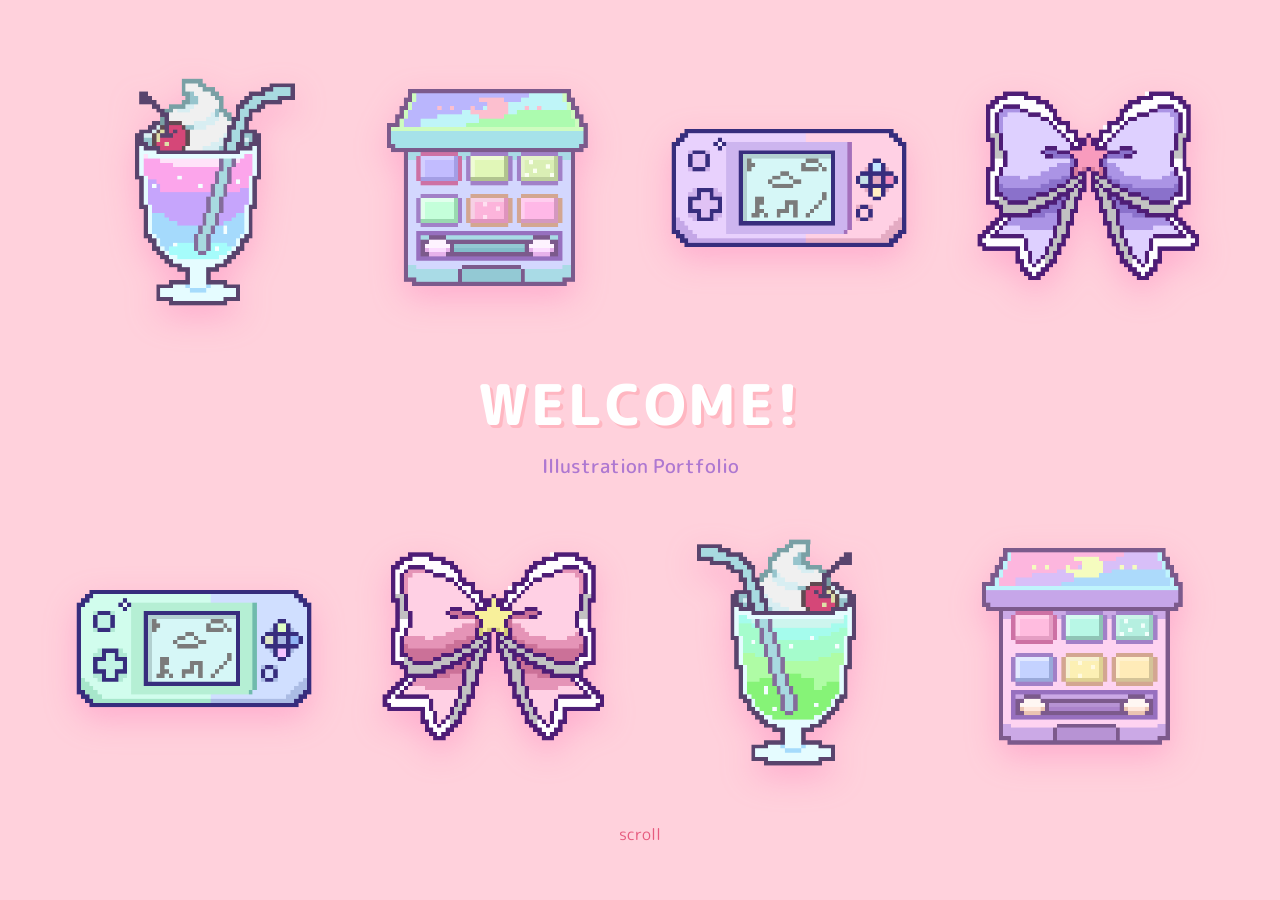
<file: index.html>
<!DOCTYPE html>
<html lang="ja">
<head>
    <meta charset="UTF-8">
    <meta name="viewport" content="width=device-width, initial-scale=1.0">
    <title>kuten Portfolio</title>
    <link rel="preconnect" href="https://fonts.googleapis.com">
    <link rel="preconnect" href="https://fonts.gstatic.com" crossorigin>
    <link href="https://fonts.googleapis.com/css2?family=M+PLUS+Rounded+1c:wght@500;800&display=swap" rel="stylesheet">
    <link rel="stylesheet" href="css/style.css">
    <link rel="icon" href="logo/favicon.png" type="image/png">
</head>
<body class="loading-active home-page">

    <div id="loading-screen">
        <div class="cube-loader-preview">
            <div class="cube">
                <div class="cube-face front"></div>
                <div class="cube-face back"></div>
                <div class="cube-face right"></div>
                <div class="cube-face left"></div>
                <div class="cube-face top"></div>
                <div class="cube-face bottom"></div>
            </div>
        </div>
    </div>

    <div id="welcome-cover">
        <div class="fv-images fv-top-images">
            <div class="fv-img-item item-1"><img src="sozai/creamsoda1.png" alt="イラスト1"></div>
            <div class="fv-img-item item-2"><img src="sozai/eyeshadow1.png" alt="イラスト2"></div>
            <div class="fv-img-item item-3"><img src="sozai/game1.png" alt="イラスト3"></div>
            <div class="fv-img-item item-4"><img src="sozai/ribbon2.png" alt="イラスト4"></div>
        </div>

        <div class="cover-content">
            <h1 class="site-title" id="animate-title">WELCOME!</h1>
            <p class="site-subtitle" id="animate-subtitle">Illustration Portfolio</p>
        </div>

        <div class="fv-images fv-bottom-images">
            <div class="fv-img-item item-5"><img src="sozai/game2.png" alt="イラスト5"></div>
            <div class="fv-img-item item-6"><img src="sozai/ribbon1.png" alt="イラスト6"></div>
            <div class="fv-img-item item-7"><img src="sozai/creamsoda2.png" alt="イラスト7"></div>
            <div class="fv-img-item item-8"><img src="sozai/eyeshadow2.png" alt="イラスト8"></div>
        </div>
        <div class="scroll-hint">
            <div class="arrow" style="color: #e65b7e;">scroll</div>
        </div>
    </div>

    <div id="main-content">
            
        <header id="site-header">
            <div class="header-inner">
                <div class="sidebar-logo">
                    <span>Kuten</span>
                    <span>Portfolio</span>
                </div>
                
                <nav>
                    <ul>
                        <li><a href="#" class="active">HOME</a></li>
                        <li><a href="profile.html">PROFILE</a></li>
                        <li><a href="illust.html">ILLUST</a></li>
                        <li><a href="contact.html">CONTACT</a></li>
                    </ul>
                </nav>
            </div>
        </header>

<main class="portfolio-grid">
    <div class="home-image-wrapper" style="grid-column: 1 / -1; width: 100%; display: flex; flex-wrap: wrap; justify-content: center; gap: 20px; margin: 0 auto 0 auto; padding: 0 10px;">
        
        <div class="home-char-item" style="flex: 1; max-width: 200px; min-width: 120px;">
            <img src="illust/linestamp16.png" alt="キャラクター1" style="width: 100%; height: auto;">
        </div>
    </div>            
    <div class="welcome-message" style="grid-column: 1 / -1; padding: 40px; background: #fff; border-radius: 24px;">
                <h2 style="color: #e65b7e; margin-bottom: 20px; font-weight: 800; border-bottom: 3px dashed #fcdad7; padding-bottom: 12px; display: inline-block;">
                    WELCOME
                </h2><br>
                <p class="welcome-thanks typewriter-effect" style="font-size: 1.15rem; color: #e65b7e; font-weight: 800; margin-bottom: 20px; display: inline-flex; flex-wrap: wrap; justify-content: center; gap: 0;">
                    <span class="type-char" style="--delay: 1">✦</span>
                    <span class="type-char" style="--delay: 2">当</span>
                    <span class="type-char" style="--delay: 3">サ</span>
                    <span class="type-char" style="--delay: 4">イ</span>
                    <span class="type-char" style="--delay: 5">ト</span>
                    <span class="type-char" style="--delay: 6">を</span>
                    <span class="type-char" style="--delay: 7">閲</span>
                    <span class="type-char" style="--delay: 8">覧</span>
                    <span class="type-char" style="--delay: 9">い</span>
                    <span class="type-char" style="--delay: 10">た</span>
                    <span class="type-char" style="--delay: 11">だ</span>
                    <span class="type-char" style="--delay: 12">き</span>
                    <span class="type-char" style="--delay: 13">あ</span>
                    <span class="type-char" style="--delay: 14">り</span>
                    <span class="type-char" style="--delay: 15">が</span>
                    <span class="type-char" style="--delay: 16">と</span>
                    <span class="type-char" style="--delay: 17">う</span>
                    <span class="type-char" style="--delay: 18">ご</span>
                    <span class="type-char" style="--delay: 19">ざ</span>
                    <span class="type-char" style="--delay: 20">い</span>
                    <span class="type-char" style="--delay: 21">ま</span>
                    <span class="type-char" style="--delay: 22">す</span>
                    <span class="type-char" style="--delay: 23">✦</span>
                </p>                                
                <p style="line-height: 1.8;">
                    ポップでカワイイ。クリエイターを目指して<br>
                    はじめまして。<br>
                    宮崎県都城市在住のクリエイター、松尾春花です。<br>
                    HTML/CSS/Javascriptを使用して、初めてWEBポートフォリオを制作してみました。<br>
                    デザイナーを目指して日々奮闘中です。 イラストやデザインの制作をしています。
                </p>
            </div>
        </main>
        
        <footer id="site-footer">
            <div class="footer-sns">
                <a href="https://www.instagram.com/kutenillust/" class="sns-link instagram" target="_blank" rel="noopener noreferrer">
                    <img src="logo/Instagram_Glyph_Gradient.png" alt="Instagram">
                </a>
                <a href="https://bsky.app/profile/kutenillust.bsky.social" class="sns-link bluesky" target="_blank" rel="noopener noreferrer">
                    <img src="logo/bluesky_media_kit_logo_transparent_2.png" alt="Bluesky">
                </a>
                <a href="https://illusttown.base.shop/" class="sns-link base-shop" target="_blank" rel="noopener noreferrer">
                    <img src="logo/base_logo_vertical_black.png" alt="BASE">
                </a>
            </div>
            <p class="copyright">&copy; Kuten</p>
        </footer>
        <button id="page-top-btn" class="page-top-btn">▲</button>
    </div>

    <script src="js/script.js"></script>    
</body>
</html>
</file>
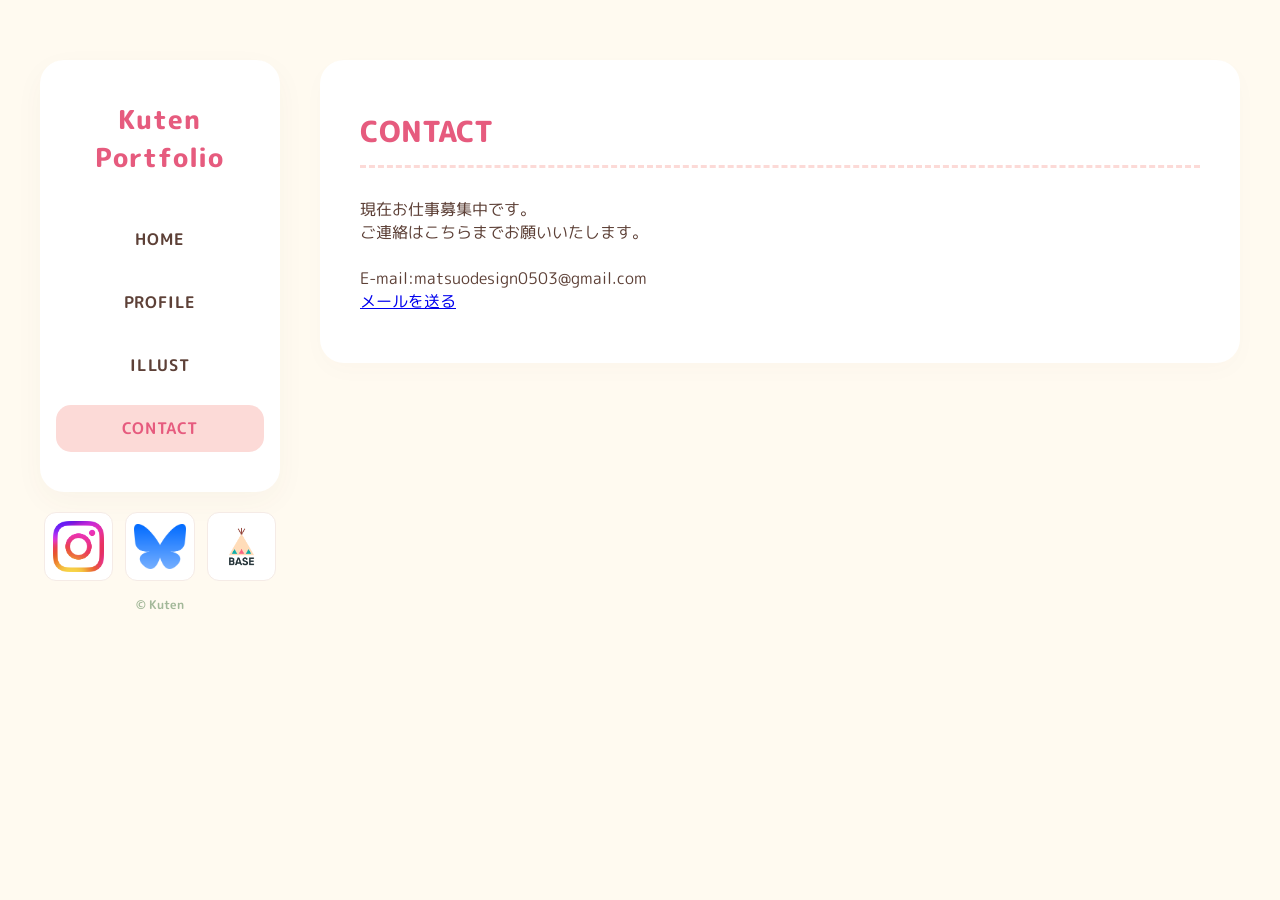
<file: contact.html>
<!DOCTYPE html>
<html lang="ja">
<head>
    <meta charset="UTF-8">
    <meta name="viewport" content="width=device-width, initial-scale=1.0">
    <title>contact - Kuten Portfolio</title>
    <link rel="preconnect" href="https://fonts.googleapis.com">
    <link rel="preconnect" href="https://fonts.gstatic.com" crossorigin>
    <link href="https://fonts.googleapis.com/css2?family=M+PLUS+Rounded+1c:wght@500;800&display=swap" rel="stylesheet">
    <link rel="stylesheet" href="css/style.css">
    <link rel="icon" href="logo/favicon.png" type="image/png">
</head>
<body>
    <div id="main-content" class="contact-page">
        <header id="site-header">
            <div class="header-inner">
                <div class="sidebar-logo">
                    <span>Kuten</span>
                    <span>Portfolio</span>
                </div>
                <nav>
                    <ul>
                        <li><a href="index.html">HOME</a></li>
                        <li><a href="profile.html">PROFILE</a></li>
                        <li><a href="illust.html">ILLUST</a></li>
                        <li><a href="contact.html" class="active">CONTACT</a></li>
                    </ul>
                </nav>
            </div>
        </header>
        
        <main class="portfolio-grid contact-grid">
            <div class="contact-container">
                <h2>CONTACT</h2>
                <!--
                <form class="contact-form" action="#" method="POST">
                    <div class="form-group">
                        <label for="name">お名前<span class="required">必須</span></label>
                        <input type="text" id="name" name="name" placeholder="山田 太郎" required>
                    </div>
                    <div class="form-group">
                        <label for="email">メールアドレス<span class="required">必須</span></label>
                        <input type="email" id="email" name="email" placeholder="example@kuten.com" required>
                    </div>
                    <div class="form-group">
                        <label>お問い合わせ内容のタイプ<span class="required">必須</span></label>
                        <div class="checkbox-group">
                            <label class="checkbox-label">
                                <input type="checkbox" name="type" value="制作依頼">
                                <span class="custom-checkbox"></span> 制作依頼
                            </label>
                            <label class="checkbox-label">
                                <input type="checkbox" name="type" value="その他">
                                <span class="custom-checkbox"></span> その他
                            </label>
                        </div>
                    </div>
                    <div class="form-group">
                        <label for="message">お問い合わせ内容<span class="required">必須</span></label>
                        <textarea id="message" name="message" rows="6" placeholder="ご相談内容をこちらにご記入ください。" required></textarea>
                    </div>
                    <div class="form-submit">
                        <button type="submit" class=\"submit-btn\">メッセージを送る</button>
                    </div>
                </form>
                -->
                <p>現在お仕事募集中です。<br>
                    ご連絡はこちらまでお願いいたします。<br><br>
                    E-mail:matsuodesign0503@gmail.com<br>
                    <a href="mailto:matsuodesign0503@gmail.com">
                        メールを送る
                    </a>

                </p>
            </div>
        </main>
    
        <footer id="site-footer">
            <div class="footer-sns">
                <a href="https://www.instagram.com/kutenillust/" class="sns-link instagram" target="_blank" rel="noopener noreferrer">
                    <img src="logo/Instagram_Glyph_Gradient.png" alt="Instagram">
                </a>
                <a href="https://bsky.app/profile/kutenillust.bsky.social" class="sns-link bluesky" target="_blank" rel="noopener noreferrer">
                    <img src="logo/bluesky_media_kit_logo_transparent_2.png" alt="Bluesky">
                </a>
                <a href="https://illusttown.base.shop/" class="sns-link base-shop" target="_blank" rel="noopener noreferrer">
                    <img src="logo/base_logo_vertical_black.png" alt="BASE">
                </a>
            </div>
            <p class="copyright">&copy; Kuten</p>
            <button id="page-top-btn" class="page-top-btn">▲</button>

        </footer>

    </div>
    <script src="js/script.js"></script>            
</body>
</html>
</file>
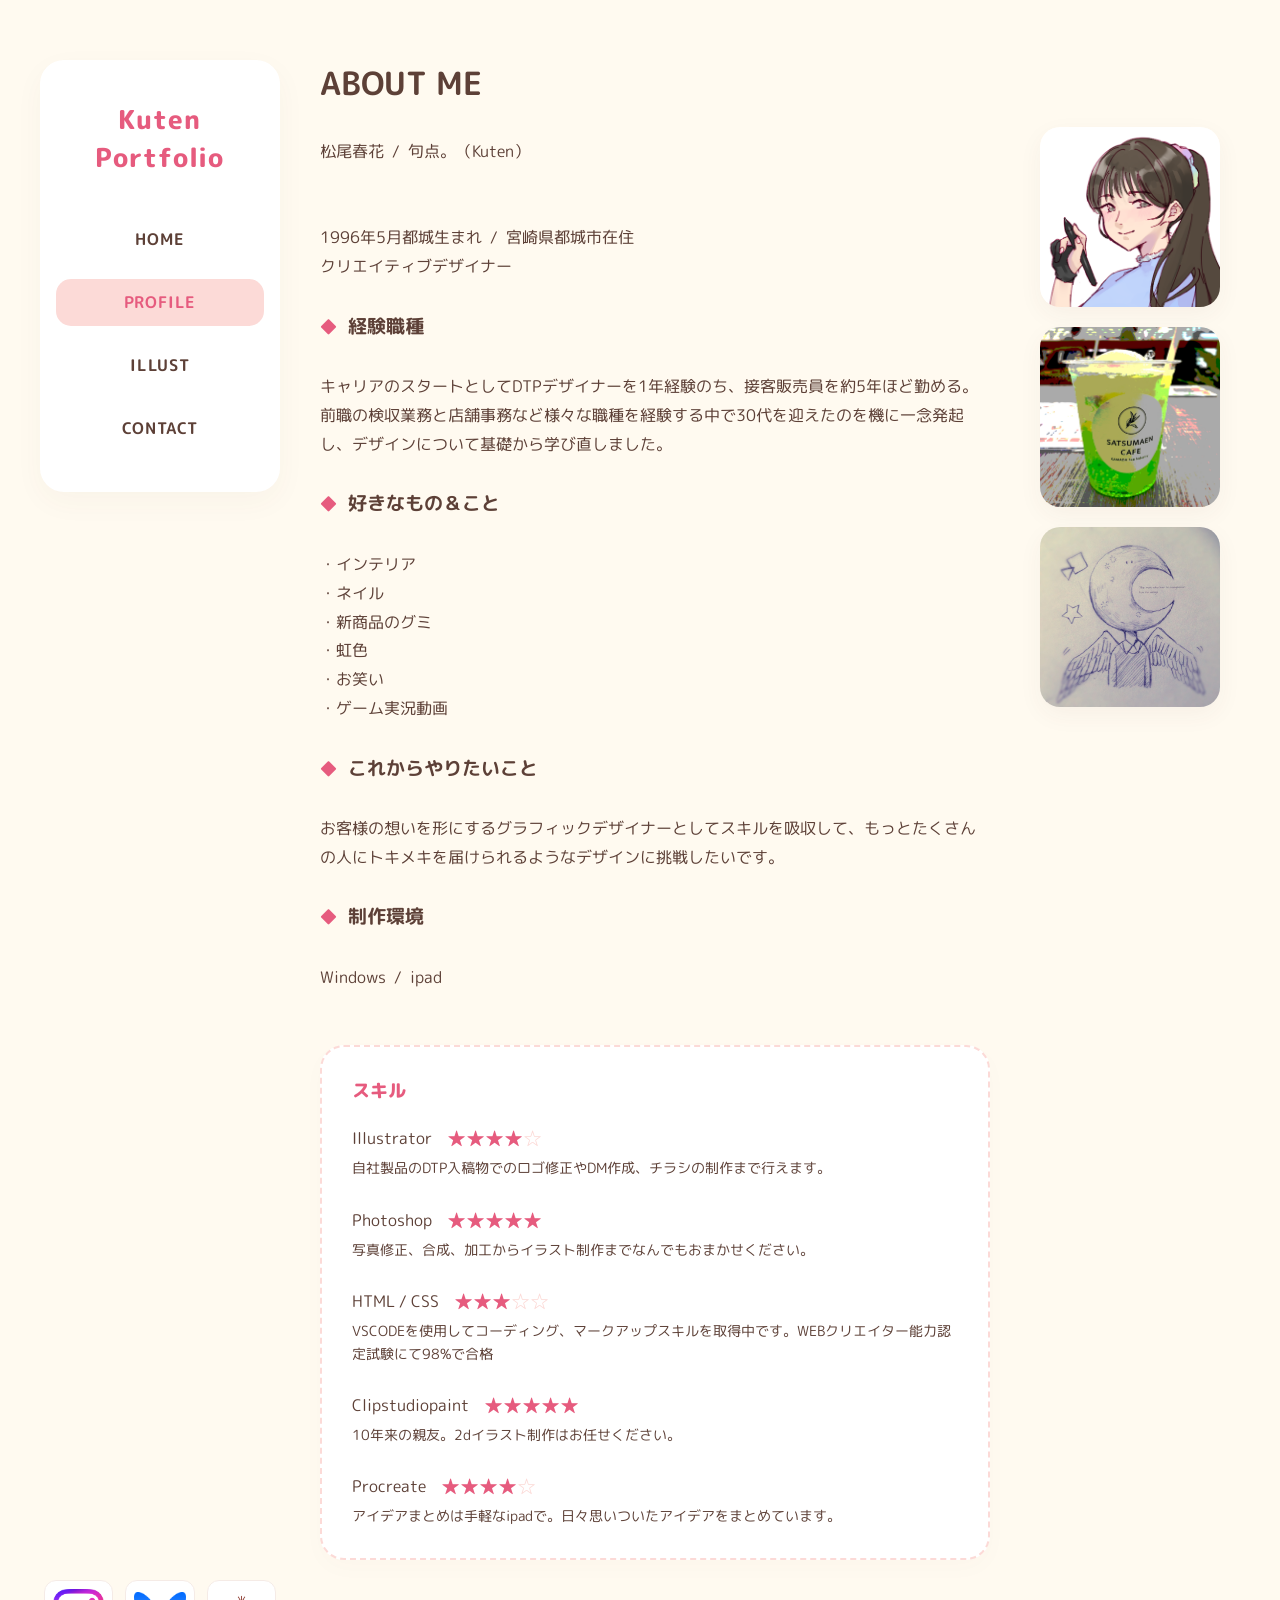
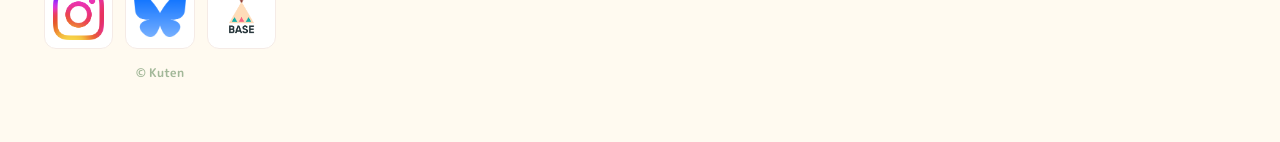
<file: profile.html>
<!DOCTYPE html>
<html lang="ja">
<head>
    <meta charset="UTF-8">
    <meta name="viewport" content="width=device-width, initial-scale=1.0">
    <title>Profile - Kuten Portfolio</title>
    <link rel="preconnect" href="https://fonts.googleapis.com">
    <link rel="preconnect" href="https://fonts.gstatic.com" crossorigin>
    <link href="https://fonts.googleapis.com/css2?family=M+PLUS+Rounded+1c:wght@500;800&display=swap" rel="stylesheet">
    <link rel="stylesheet" href="css/style.css">
    <link rel="icon" href="logo/favicon.png" type="image/png">
</head>
<body>
    <div id="main-content">
        
        <header id="site-header">
            <div class="header-inner">
                <div class="sidebar-logo">
                    <span>Kuten</span>
                    <span>Portfolio</span>
                </div>
                <nav>
                    <ul>
                        <li><a href="index.html">HOME</a></li>
                        <li><a href="profile.html" class="active">PROFILE</a></li>
                        <li><a href="illust.html">ILLUST</a></li>
                        <li><a href="contact.html">CONTACT</a></li>
                    </ul>
                </nav>
            </div>
        </header>

        <main class="portfolio-grid">
            <div class="profile-container" style="grid-column: 1 / -1; width: 100%;">
                
                <div class="profile-header">
                    <h1 class="profile-title">ABOUT ME</h1>
                </div>

                <div class="profile-flex-wrapper">
                    
                    <div class="profile-left">
                        
                        <div class="profile-text profile-scroll-animate" style="line-height: 1.8; margin-top: 10px;">
                            <p>松尾春花&ensp;/&ensp;句点。（Kuten）</p><br>
                            <p>
                            <br>
                                1996年5月都城生まれ&ensp;/&ensp;宮崎県都城市在住<br>
                                クリエイティブデザイナー<br>
                            </p>
                            <br>
                            <p>
                                <h3><span class="icon-circle">◆</span> 経験職種</h3><br>
                                キャリアのスタートとしてDTPデザイナーを1年経験のち、接客販売員を約5年ほど勤める。前職の検収業務と店舗事務など様々な職種を経験する中で30代を迎えたのを機に一念発起し、デザインについて基礎から学び直しました。<br>
                            </p>
                            <br>
                            <p>
                                <h3><span class="icon-circle">◆</span> 好きなもの＆こと</h3><br>
                                ・インテリア&ensp;<br>・ネイル&ensp;<br>・新商品のグミ&ensp;<br>・虹色&ensp;<br>・お笑い&ensp;<br>・ゲーム実況動画&ensp;<br>
                            </p>
                            <br>
                            <p>
                                <h3><span class="icon-circle">◆</span> これからやりたいこと</h3><br>
                                お客様の想いを形にするグラフィックデザイナーとしてスキルを吸収して、もっとたくさんの人にトキメキを届けられるようなデザインに挑戦したいです。<br>
                            </p>
                            <br>
                            <p>
                                <h3><span class="icon-circle">◆</span> 制作環境</h3><br>
                                Windows&ensp;/&ensp;ipad<br>
                            </p>
                            <br>

                        </div>

                        <div class="profile-skill-box">
                            <p class="skill-section-title">スキル</p>

                            <div class="skill-container profile-scroll-animate">
                                <div class="skill-item">
                                    <span class="skill-name">Illustrator</span>
                                    <span class="skill-stars">
                                        <span class="star-fill" style="--star-delay: 1">★</span><span class="star-fill" style="--star-delay: 2">★</span><span class="star-fill" style="--star-delay: 3">★</span><span class="star-fill" style="--star-delay: 4">★</span><span class="star-empty" style="--star-delay: 5">☆</span>
                                    </span>
                                </div>
                                <p class="skill-desc">自社製品のDTP入稿物でのロゴ修正やDM作成、チラシの制作まで行えます。</p>
                            </div>

                            <div class="skill-container profile-scroll-animate">
                                <div class="skill-item">
                                    <span class="skill-name">Photoshop</span>
                                    <span class="skill-stars">
                                        <span class="star-fill" style="--star-delay: 1">★</span><span class="star-fill" style="--star-delay: 2">★</span><span class="star-fill" style="--star-delay: 3">★</span><span class="star-fill" style="--star-delay: 4">★</span><span class="star-fill" style="--star-delay: 5">★</span>
                                    </span>
                                </div>
                                <p class="skill-desc">写真修正、合成、加工からイラスト制作までなんでもおまかせください。</p>
                            </div>

                            <div class="skill-container profile-scroll-animate">
                                <div class="skill-item">
                                    <span class="skill-name">HTML / CSS</span>
                                    <span class="skill-stars">
                                        <span class="star-fill" style="--star-delay: 1">★</span><span class="star-fill" style="--star-delay: 2">★</span><span class="star-fill" style="--star-delay: 3">★</span><span class="star-empty" style="--star-delay: 4">☆</span><span class="star-empty" style="--star-delay: 5">☆</span>
                                    </span>
                                </div>
                                <p class="skill-desc">VSCODEを使用してコーディング、マークアップスキルを取得中です。WEBクリエイター能力認定試験にて98%で合格</p>
                            </div>

                            <div class="skill-container profile-scroll-animate">
                                <div class="skill-item">
                                    <span class="skill-name">Clipstudiopaint</span>
                                    <span class="skill-stars">
                                        <span class="star-fill" style="--star-delay: 1">★</span><span class="star-fill" style="--star-delay: 2">★</span><span class="star-fill" style="--star-delay: 3">★</span><span class="star-fill" style="--star-delay: 4">★</span><span class="star-fill" style="--star-delay: 5">★</span>
                                    </span>
                                </div>
                                <p class="skill-desc">10年来の親友。2dイラスト制作はお任せください。</p>
                            </div>

                            <div class="skill-container profile-scroll-animate">
                                <div class="skill-item">
                                    <span class="skill-name">Procreate</span>
                                    <span class="skill-stars">
                                        <span class="star-fill" style="--star-delay: 1">★</span><span class="star-fill" style="--star-delay: 2">★</span><span class="star-fill" style="--star-delay: 3">★</span><span class="star-fill" style="--star-delay: 4">★</span><span class="star-empty" style="--star-delay: 5">☆</span>
                                    </span>
                                </div>
                                <p class="skill-desc">アイデアまとめは手軽なipadで。日々思いついたアイデアをまとめています。</p>
                            </div>
                        </div> 
                    </div> <div class="profile-right-gallery">
                        <div class="profile-image-item">
                            <img src="sozai/jigazo.png" alt="句点。のプロフィール写真">
                        </div>
                        <div class="profile-image-item">
                            <img src="sozai/IMG_6319.JPEG" alt="句点。の好きなもの">
                        </div>
                        <div class="profile-image-item">
                            <img src="sozai/IMG_6075.JPG" alt="句点。の制作光景写真">
                        </div>
                    </div>
                </div>
            </div>
        </main>

        <footer id="site-footer">
            <div class="footer-sns">
                <a href="https://www.instagram.com/kutenillust/" class="sns-link instagram" target="_blank" rel="noopener noreferrer">
                    <img src="logo/Instagram_Glyph_Gradient.png" alt="Instagram">
                </a>
                <a href="https://bsky.app/profile/kutenillust.bsky.social" class="sns-link bluesky" target="_blank" rel="noopener noreferrer">
                    <img src="logo/bluesky_media_kit_logo_transparent_2.png" alt="Bluesky">
                </a>
                <a href="https://illusttown.base.shop/" class="sns-link base-shop" target="_blank" rel="noopener noreferrer">
                    <img src="logo/base_logo_vertical_black.png" alt="BASE">
                </a>
            </div>
            <p class="copyright">&copy; Kuten</p>
            <button id="page-top-btn" class="page-top-btn">
                <i class="fa-solid fa-chevron-up"></i>
                <p>▲</p>
            </button>
        </footer>
    </div> 
    <script src="js/script.js"></script>
</body>
</html>
</file>
<file: css/style.css>
@charset "utf-8";

/* ==========================================================================
   1. 基本 & 共通設定
   ========================================================================== */
* {
    margin: 0;
    padding: 0;
    box-sizing: border-box;
}

body {
    font-family: 'M PLUS Rounded 1c', sans-serif;
    background-color: #fffaf0;
    color: #5d4037;
    overflow-x: hidden;
}

body.loading-active,
body.fv-active {
    overflow: hidden;
}

/* ==========================================================================
   2. ローディングアニメーション
   ========================================================================== */
#loading-screen {
    position: fixed;
    top: 0;
    left: 0;
    width: 100vw;
    height: 100vh;
    background-color: #fffaf0;
    display: flex;
    justify-content: center;
    align-items: center;
    z-index: 10000;
    transition: opacity 0.6s ease, visibility 0.6s ease;
}

#loading-screen.fade-out {
    opacity: 0;
    visibility: hidden;
}

.cube-loader-preview {
    width: 43px;
    height: 43px;
    position: relative;
    perspective: 300px;
}

.cube-loader-preview .cube {
    width: 100%;
    height: 100%;
    position: absolute;
    transform-style: preserve-3d;
    animation: cube-rotate-animation 3s infinite linear;
    transform: translate3d(0, 0, 0);
    will-change: transform;
}

.cube-loader-preview .cube-face {
    position: absolute;
    width: 43px;
    height: 43px;
    background-color: #e65b7e;
    opacity: 0.8;
    border: 1px solid rgba(255,255,255,0.2);
    box-sizing: border-box;
    backface-visibility: hidden;
    -webkit-backface-visibility: hidden;
    outline: 1px solid transparent;
}

.cube-loader-preview .front  { transform: translate3d(0, 0, 21.5px); }
.cube-loader-preview .back   { transform: translate3d(0, 0, -21.5px) rotateY(180deg); }
.cube-loader-preview .right  { transform: translate3d(21.5px, 0, 0) rotateY(90deg); }
.cube-loader-preview .left   { transform: translate3d(-21.5px, 0, 0) rotateY(-90deg); }
.cube-loader-preview .top    { transform: translate3d(0, -21.5px, 0) rotateX(90deg); }
.cube-loader-preview .bottom { transform: translate3d(0, 21.5px, 0) rotateX(-90deg); }

@keyframes cube-rotate-animation {
    0% { transform: rotateX(0deg) rotateY(0deg); }
    50% { transform: rotateX(180deg) rotateY(360deg); }
    100% { transform: rotateX(360deg) rotateY(720deg); }
}

/* ==========================================================================
   3. ウェルカムカバー（ファーストビュー）
   ========================================================================== */
#welcome-cover {
    position: fixed;
    top: 0;
    left: 0;
    width: 100%;
    height: 100vh;
    background-color: #ffd1dc;
    display: flex;
    flex-direction: column;
    justify-content: space-between;
    align-items: center;
    padding: 6vh 0;
    z-index: 9999;
    transition: transform 1.2s cubic-bezier(0.645, 0.045, 0.355, 1);
}

#welcome-cover.is-scrolled {
    transform: translateY(-100vh);
}

.cover-content {
    text-align: center;
    z-index: 10;
}
.site-title {
    font-size: 3.5rem;
    font-weight: 800;
    color: #fff;
    text-shadow: 3px 3px 0px #ffb6c1;
    letter-spacing: 0.05em;
    margin-bottom: 5px;
}
.site-subtitle {
    font-size: 1.2rem;
    color: #ae78d1;
    font-weight: 500;
}

.fv-images {
    display: flex;
    justify-content: center;
    gap: 30px;
    width: 100%;
    max-width: 1200px;
    padding: 0 20px;
}

.fv-img-item {
    width: calc(28% - 15px); 
    aspect-ratio: 1 / 1;
    background: none;
    padding: 0;
    border-radius: 0;
    transform-origin: top center;
    filter: drop-shadow(0 12px 16px rgba(255, 105, 180, 0.35));
    opacity: 0;
    transform: scale(0);
    animation-fill-mode: forwards !important; 
}

.fv-img-item img {
    width: 100%;
    height: 100%;
    object-fit: contain; 
    border-radius: 0;
}
#animate-title span,
#animate-subtitle span {
    display: inline-block;
    opacity: 0;
    transform: translateY(30px) scale(0.3);
}

body.fv-active #animate-title span {
    animation: fvTextPop 0.6s cubic-bezier(0.175, 0.885, 0.32, 1.3) forwards;
    animation-delay: calc(var(--delay) + 0.2s);
}

body.fv-active #animate-subtitle span {
    animation: fvTextPop 0.6s cubic-bezier(0.175, 0.885, 0.32, 1.3) forwards;
    animation-delay: calc(var(--delay) + 0.8s);
}
@keyframes fvTextPop {
    0% {
        opacity: 0;
        transform: translateY(40px) scale(0.2);
    }

    60% {
        opacity: 1;
        transform: translateY(-15px) scale(1.25);
    }

    80% {
        transform: translateY(5px) scale(0.92);
    }

    100% {
        transform: translateY(0) scale(1);
        opacity: 1;
    }
}

body.fv-active .fv-img-item {
    animation: bouncePopup 0.6s cubic-bezier(0.34, 1.56, 0.64, 1) forwards;
}

body.fv-active .item-1 { animation-delay: 0.2s; }
body.fv-active .item-2 { animation-delay: 0.5s; }
body.fv-active .item-3 { animation-delay: 0.1s; }
body.fv-active .item-4 { animation-delay: 0.7s; }
body.fv-active .item-5 { animation-delay: 0.3s; }
body.fv-active .item-6 { animation-delay: 0.0s; }
body.fv-active .item-7 { animation-delay: 0.6s; }
body.fv-active .item-8 { animation-delay: 0.4s; }

@keyframes bouncePopup {
    0% {
        opacity: 0;
        transform: scale(0);
    }
    100% {
        opacity: 1;
        transform: scale(1);
    }
}

/* ==========================================================================
   4. メインコンテンツ（共通2カラムレイアウト構造）
   ========================================================================== */
#main-content {
    display: flex;
    flex-wrap: wrap;
    position: relative;
    width: 100%;
    max-width: 1400px;
    margin: 0 auto;
    padding: 60px 40px;
    gap: 40px;
}

#site-header {
    width: 240px;
    flex-shrink: 0;
    display: flex;
    flex-direction: column;
}

.header-inner {
    position: sticky;
    top: 60px;
    background: #fff;
    padding: 40px 16px; 
    border-radius: 24px;
    box-shadow: 0 10px 30px rgba(93, 64, 55, 0.04);
    width: 100%;
    display: flex;
    flex-direction: column;
    align-items: center;
}

.sidebar-logo {
    font-size: 1.6rem;
    font-weight: 800;
    color: #e65b7e;
    margin-bottom: 40px;
    letter-spacing: 0.05em;
    display: flex;
    flex-direction: column;
    text-align: center;
}

#site-header nav {
    width: 100%;
}
#site-header nav ul {
    display: flex;
    flex-direction: column;
    list-style: none;
    gap: 16px;
}
#site-header nav ul li { width: 100%; }

#site-header nav ul li a {
    display: block;
    color: #5d4037;
    text-decoration: none;
    font-weight: bold;
    font-size: 1rem;
    letter-spacing: 0.05em;
    padding: 12px 20px;
    border-radius: 15px;
    text-align: center;
    transition: background-color 0.3s ease, color 0.3s ease, transform 0.2s ease;
}

#site-header nav ul li a:hover,
#site-header nav ul li a.active {
    background-color: #fcdad7;
    color: #e65b7e;
}
#site-header nav ul li a:active {
    transform: scale(0.97);
}

.portfolio-grid {
    flex-grow: 1;
    display: grid;
    grid-template-columns: repeat(auto-fill, minmax(280px, 1fr));
    gap: 60px;
    row-gap: 80px;
    align-items: start;
    width: calc(100% - 280px);
}

.portfolio-grid.contact-grid {
    display: flex;
    flex-direction: column;
}

#main-content .portfolio-grid {
    opacity: 0;
    transform: scale(0.95);
    transition: opacity 1.5s cubic-bezier(0.215, 0.61, 0.355, 1), 
                transform 1.5s cubic-bezier(0.215, 0.61, 0.355, 1);
}
#main-content.is-visible .portfolio-grid {
    opacity: 1;
    transform: scale(1);
}

body:not(.loading-active):not(.fv-active):not(.home-page)
#main-content .portfolio-grid {
    opacity: 0;
    animation: rightContentFadeIn 1.5s cubic-bezier(0.215, 0.61, 0.355, 1) forwards;
}
.home-page #main-content.is-visible .portfolio-grid {
    opacity: 1;
    transform: scale(1);
}

@keyframes rightContentFadeIn {
    0% { opacity: 0; transform: scale(0.95) translateY(15px); }
    100% { opacity: 1; transform: scale(1) translateY(0); }
}

.work-item {
    cursor: pointer;
    transition: transform 0.4s cubic-bezier(0.25, 1, 0.5, 1), box-shadow 0.4s ease;
}
.work-item:hover {
    transform: translateY(-6px);
}

.work-thumbnail {
    width: 100%;
    height: 250px;
    overflow: hidden;
    border-radius: 16px;
    background-color: #fff;
    box-shadow: 0 8px 24px rgba(93, 64, 55, 0.03);
}
.zigzag-gallery {
    grid-template-columns: repeat(3, 1fr);
}
.work-thumbnail img,
.zigzag-gallery .work-item img {
    width: 100%;
    height: 100%;
    object-fit: cover;
    transition: transform 0.3s ease;
}
.work-item:hover img {
    transform: scale(1.05);
}
/* ==========================================================================
   5. フッター
   ========================================================================== */
#site-footer {
    width: 240px;
    margin-top: -20px;
    padding: 0 4px;
    position: sticky;
    top: 410px;
}

.footer-sns {
    display: flex;
    justify-content: space-between;
    gap: 12px;
    margin-bottom: 15px;
    width: 100%;
}

.sns-link {
    display: flex;
    align-items: center;
    justify-content: center;
    aspect-ratio: 1 / 1;
    flex-grow: 1;
    flex-basis: 30%;
    border-radius: 12px;
    transition: transform 0.3s ease, box-shadow 0.3s ease;
    background-color: #fff;
    border: 1px solid #f5ebe6;
    padding: 8px; 
}
.sns-link img {
    width: 100%;
    height: 100%;
    object-fit: contain;
    display: block;
}
.sns-link:hover {
    transform: translateY(-3px);
    box-shadow: 0 6px 12px rgba(93, 64, 55, 0.08);
}
.copyright {
    font-size: 0.75rem;
    color: #a3b899;
    font-weight: bold;
    text-align: center;
}
.page-top-btn {
    position: fixed;
    bottom: 30px;
    right: 30px;
    width: 50px;
    height: 50px;
    background-color: #e65b7e;
    color: #fff;
    border: none;
    border-radius: 50%;
    font-size: 1.5rem;
    font-weight: bold;
    cursor: pointer;
    box-shadow: 0 4px 12px rgba(230, 91, 126, 0.3);
    z-index: 999;
    opacity: 0;
    visibility: hidden;
    transform: translateY(20px);
    transition: all 0.3s ease;
}

.page-top-btn:hover {
    background-color: #fcdad7;
    color: #e65b7e;
    transform: translateY(-3px);
}

.page-top-btn.is-visible {
    opacity: 1;
    visibility: visible;
    transform: translateY(0);
}

@media (max-width: 768px) {
    .page-top-btn {
        bottom: 20px;
        right: 20px;
        width: 45px;
        height: 45px;
        font-size: 1.2rem;
    }
}

@keyframes bounceInLetter {
    0% {
        opacity: 0;
        transform: translateY(40px) scale(0.5);
    }
    70% {
        transform: translateY(-10px) scale(1.1);
    }
    100% {
        opacity: 1;
        transform: translateY(0) scale(1);
    }
}
/* ==========================================================================
   6. 各ページ固有の特別スタイル
   ========================================================================== */

.zigzag-gallery .work-item {
    background: #fff;
    padding: 12px;
    border-radius: 20px;
    box-shadow: 0 8px 24px rgba(93, 64, 55, 0.03);
}
.zigzag-gallery .work-item:nth-child(2n) {
    transform: translateY(30px);
}
.zigzag-gallery .work-item:nth-child(2n):hover {
    transform: translateY(34px) scale(1.02) rotate(1deg);
}
.zigzag-gallery .work-item:nth-child(2n-1):hover {
    transform: translateY(-6px) scale(1.02) rotate(-1deg);
}

.work-info {
    padding: 12px 4px 4px;
    text-align: left;
}
.work-info h3 {
    font-size: 0.95rem;
    font-weight: bold;
    color: #5d4037;
    margin-bottom: 4px;
}
.work-info p {
    font-size: 0.8rem;
    color: #a3b899;
    font-weight: bold;
}
/* ==========================================================================
   7. トップページ
   ========================================================================== */
.welcome-thanks .type-char {
    opacity: 0;
    display: inline-block;
    transform: translateY(4px); 
}

#main-content.is-visible .welcome-thanks.typewriter-effect .type-char {
    animation: typewriterFadeIn 0.3s cubic-bezier(0.175, 0.885, 0.32, 1.1) forwards;
    animation-delay: calc(var(--delay) * 0.05s + 0.5s);
}

@keyframes typewriterFadeIn {
    0% {
        opacity: 0;
        transform: translateY(4px) scale(0.8);
    }
    100% {
        opacity: 1;
        transform: translateY(0) scale(1);
    }
}

/* ==========================================================================
   8. プロフィールページ＆スクロールアニメーション
   ========================================================================== */
.profile-flex-wrapper {
    display: flex;
    gap: 50px;
    align-items: flex-start;
    margin-top: 20px;
    width: 100%;
}

.profile-left {
    flex: 1.4;
}

.profile-scroll-animate {
    opacity: 0;
    transform: translateY(40px);
    transition: opacity 1s cubic-bezier(0.25, 1, 0.5, 1), transform 1s cubic-bezier(0.25, 1, 0.5, 1);
}

.profile-scroll-animate.is-visible {
    opacity: 1;
    transform: translateY(0);
}

.profile-skill-box {
    background: #fff;
    padding: 30px;
    border-radius: 24px;
    box-shadow: 0 8px 24px rgba(93, 64, 55, 0.02);
    border: 2px dashed #fcdad7;
    margin-top: 25px;
}

.skill-section-title {
    font-size: 1.1rem;
    color: #e65b7e !important;
    font-weight: 800;
    margin-bottom: 20px !important;
}

.skill-container {
    margin-bottom: 25px;
}
.skill-container:last-child {
    margin-bottom: 0;
}

.skill-item {
    display: flex;
    align-items: center;
    gap: 15px;
    margin-bottom: 4px;
}

.skill-stars {
    display: inline-flex;
}

.skill-stars span {
    display: inline-block;
    font-size: 1.2rem;
    opacity: 0;
    transform: scale(0);
}

.profile-scroll-animate.is-visible .skill-stars span {
    animation: bounceStar 0.5s cubic-bezier(0.175, 0.885, 0.32, 1.275) forwards;
    animation-delay: calc(var(--star-delay) * 0.1s + 0.5s); 
}

.star-fill { color: #e65b7e; }
.star-empty { color: #fcdad7; }

@keyframes bounceStar {
    0% {
        opacity: 0;
        transform: scale(0);
    }
    70% {
        transform: scale(1.3);
    }
    100% {
        opacity: 1;
        transform: scale(1);
    }
}

.skill-desc {
    margin-top: 4px;
    font-size: 0.9rem;
    line-height: 1.6;
}

.profile-right-gallery {
    flex: 1;
    display: flex;
    flex-direction: column;
    gap: 20px;
    max-width: 200px;
    width: 100%;
}

.profile-image-item {
    width: 100%;
    aspect-ratio: 1 / 1;
    overflow: hidden;
    border-radius: 20px;
    box-shadow: 0 8px 24px rgba(93, 64, 55, 0.05); 
    transition: transform 0.3s ease;
    flex: 1;
    max-width: 180px;
}

.profile-image-item img {
    width: 100%;
    height: 100%;
    object-fit: cover;
}

@media (max-width: 900px) {
    .profile-flex-wrapper {
        flex-direction: column;
        gap: 40px;
    }
    
    .profile-right-gallery {
        flex-direction: row;
        max-width: 100%;
        justify-content: center;
    }
    
    .profile-left {
        order: 2;
    }
}

@media (max-width: 480px) {
    .profile-right-gallery {
        gap: 10px;
    }
    .profile-skill-box {
        padding: 20px;
    }
}
.icon-circle {
    color: #e65b7e;
    font-size: 0.9em;
    margin-right: 6px;
    display: inline-block;
}

/* ==========================================================================
   7. モーダルポップアップスタイル
   ========================================================================== */
.modal {
    position: fixed;
    top: 0;
    left: 0;
    width: 100vw;
    height: 100vh;
    z-index: 20000;
    display: flex;
    justify-content: center;
    align-items: center;
    opacity: 0;
    visibility: hidden;
    transition: opacity 0.4s ease, visibility 0.4s ease;
}
.modal.is-open {
    opacity: 1;
    visibility: visible;
}

.modal-backdrop {
    position: absolute;
    width: 100%;
    height: 100%;
    background-color: rgba(93, 64, 55, 0.4);
    backdrop-filter: blur(4px);
}

.modal-content {
    position: relative;
    background-color: #fffaf0;
    width: 90%;
    max-width: 900px;
    max-height: 85vh;
    border-radius: 24px;
    padding: 40px;
    box-shadow: 0 20px 50px rgba(93, 64, 55, 0.15);
    overflow-y: auto;
    transform: scale(0.9);
    transition: transform 0.4s cubic-bezier(0.215, 0.61, 0.355, 1);
}
.modal.is-open .modal-content {
    transform: scale(1);
}

.modal-close-btn {
    position: absolute;
    top: 20px;
    right: 25px;
    background: none;
    border: none;
    font-size: 2rem;
    color: #5d4037;
    cursor: pointer;
    transition: color 0.2s;
    z-index: 10;
}
.modal-close-btn:hover { color: #e65b7e; }

.modal-body {
    display: flex;
    gap: 40px;
    margin-top: 10px;
}

.modal-left-img {
    flex: 1.2;
    background: #fff;
    border-radius: 16px;
    padding: 10px;
    display: flex;
    align-items: center;
    justify-content: center;
    box-shadow: 0 4px 12px rgba(0,0,0,0.02);
    overflow: hidden;
    position: relative;
    cursor: zoom-in;

}
.modal-left-img img {
    width: 100%;
    height: auto;
    max-height: 60vh;
    object-fit: contain;
    border-radius: 8px;
    transition: transform 0.2s ease-out;
    transform-origin: center center;
    user-select: none;
    -webkit-user-drag: none;
}

.modal-right-info {
    flex: 1;
    display: flex;
    flex-direction: column;
    gap: 20px;
}

#modal-title {
    color: #e65b7e;
    font-size: 1.6rem;
    font-weight: 800;
    border-bottom: 3px dashed #fcdad7;
    padding-bottom: 10px;
}

.modal-spec-table {
    width: 100%;
    border-collapse: collapse;
}
.modal-spec-table th, .modal-spec-table td {
    padding: 10px 0;
    border-bottom: 1px solid #eee;
    font-size: 0.95rem;
}
.modal-spec-table th {
    text-align: left;
    color: #a3b899;
    width: 100px;
}
#modal-concept {
    white-space: pre-line;
}
.modal-concept-box h3 {
    font-size: 1rem;
    color: #5d4037;
    margin-bottom: 8px;
}
.modal-concept-box p {
    font-size: 0.9rem;
    line-height: 1.7;
    background: #fff;
    padding: 15px;
    border-radius: 12px;
    border: 1px solid #f5ebe6;
}

.modal-content.is-illust-modal {
    max-width: 700px;
}
.modal-content.is-illust-modal .modal-body {
    flex-direction: column;
    gap: 20px;
    align-items: center;
}
.modal-content.is-illust-modal .modal-left-img {
    width: 100%;
    max-height: 70vh;
}
.modal-content.is-illust-modal .modal-right-info {
    width: 100%;
    text-align: center;
}
.modal-content.is-illust-modal #modal-title {
    border-bottom: none;
    padding-bottom: 0;
    font-size: 1.4rem;
}
#modal-reference {
    margin-top: 15px;
}

#modal-reference a {
    color: #4A7FD8;
    text-decoration: underline;
    word-break: break-all;
}

.modal-left-img.is-zoomed {
    cursor: zoom-out;
}

/* ==========================================================================
   🌸 イラストページ
   ========================================================================== */
.illust-wrapper {
    flex: 1;
    min-width: 0;
}
.illust-wrapper .portfolio-grid {
    width: 100%;
}
.illust-content {
    flex: 1;
    min-width: 0;
}
.illust-category-title {
    margin: 90px 0 40px;
    color: #e65b7e;
    text-align: center;
    font-size: 2rem;
    font-weight: 600;
    letter-spacing: 0.08em;
}
.drawing-gallery {
    display: grid;
    grid-template-columns: repeat(4, 1fr);
    gap: 25px;
    margin-bottom: 100px;
    align-items: center;

}
.other-gallery {
    display: grid;
    grid-template-columns: repeat(4, 1fr);
    gap: 25px;
    align-items: center;
}
.drawing-gallery img,
.other-gallery img {
    width: 100%;
    display: block;
    border-radius: 10px;
}
.other-gallery img {
    width: 100%;
    height: auto;
    display: block;
}
.illust-slider-section {
    width: 100%;
    max-width: 1200px;
    margin: 50px auto 20px auto;
    padding: 0 20px;
    overflow: hidden;
}
.slider-title {
    font-size: 1.3rem;
    font-weight: 800;
    color: #e65b7e;
    margin-bottom: 25px;
    border-bottom: 2px dashed #fcdad7;
    padding-bottom: 10px;
}

.infinite-slider-container {
    width: 100%;
    overflow: hidden;
    position: relative;
    padding: 10px 0;
}

.infinite-slider-track {
    display: flex;
    width: max-content;
    gap: 20px; 
    animation: loopSlider 25s linear infinite;
}

.infinite-slider-container:hover .infinite-slider-track {
    animation-play-state: paused;
}

.slider-group {
    display: flex;
    gap: 20px;
}

.slide-item {
    width: 160px;
    height: 160px; 
    flex-shrink: 0;
    border-radius: 16px;
    overflow: hidden;
    box-shadow: 0 6px 16px rgba(93, 64, 55, 0.08);
    background: #fff;
}

.slide-item img {
    width: 100% !important;
    height: 100% !important;
    object-fit: cover !important;
}

@keyframes loopSlider {
    0% {
        transform: translateX(0);
    }
    100% {
        transform: translateX(calc(-33.3333% - 6.666px)); 
    }
}
/* ==========================================================================
   8. お問い合わせフォーム設定
   ========================================================================== */
.contact-container {
    width: 100%;
    max-width: 1200px;   
    margin: 0 auto;     
    background: #fff;
    padding: 50px 40px;
    border-radius: 24px;
    box-shadow: 0 8px 24px rgba(93, 64, 55, 0.02);
}

.contact-container h2 {
    color: #e65b7e;
    font-size: 1.8rem;
    font-weight: 800;
    margin-bottom: 30px;
    border-bottom: 3px dashed #fcdad7;
    padding-bottom: 12px;
}

.contact-lead {
    margin-bottom: 25px;
    font-size: 0.95rem;
    font-weight: bold;
    color: #a3b899;
}

.contact-form {
    display: flex;
    flex-direction: column;
    gap: 25px;
}
.form-group {
    display: flex;
    flex-direction: column;
    gap: 8px;
}
.form-group label {
    font-size: 0.95rem;
    font-weight: bold;
    color: #5d4037;
}
.required {
    color: #e65b7e;
    margin-left: 6px;
    font-size: 0.8rem;
    background-color: #fcdad7;
    padding: 2px 6px;
    border-radius: 4px;
}

.contact-form input[type="text"],
.contact-form input[type="email"],
.contact-form input[type="tel"],
.contact-form textarea {
    font-family: inherit;
    width: 100%;
    padding: 14px 18px;
    background-color: #fffaf0;
    border: 2px solid #f5ebe6;
    border-radius: 12px;
    color: #5d4037;
    font-size: 0.95rem;
    transition: border-color 0.3s ease, background-color 0.3s ease;
}
.contact-form input:focus,
.contact-form textarea:focus {
    outline: none;
    border-color: #fcdad7;
    background-color: #fff;
}

.checkbox-group {
    display: flex;
    gap: 20px;
    margin-top: 5px;
}
.checkbox-label {
    display: flex;
    align-items: center;
    cursor: pointer;
    font-size: 0.95rem;
    font-weight: bold;
}
.checkbox-label input[type="checkbox"] {
    display: none;
}
.custom-checkbox {
    position: relative;
    width: 20px;
    height: 20px;
    border: 2px solid #f5ebe6;
    background-color: #fffaf0;
    border-radius: 6px;
    margin-right: 8px;
    transition: background-color 0.3s, border-color 0.3s;
}
.checkbox-label input[type="checkbox"]:checked + .custom-checkbox {
    background-color: #e65b7e;
    border-color: #e65b7e;
}
.checkbox-label input[type="checkbox"]:checked + .custom-checkbox::after {
    content: "";
    position: absolute;
    left: 6px;
    top: 2px;
    width: 5px;
    height: 10px;
    border: solid white;
    border-width: 0 2px 2px 0;
    transform: rotate(45deg);
}

.contact-form textarea { resize: vertical; }
.form-submit { text-align: center; margin-top: 35px; }

.submit-btn {
    font-family: inherit;
    font-size: 1rem;
    font-weight: bold;
    color: #fff;
    background-color: #e65b7e;
    border: none;
    padding: 14px 40px;
    border-radius: 25px;
    cursor: pointer;
    box-shadow: 0 6px 15px rgba(230, 91, 126, 0.2);
    transition: transform 0.2s ease, background-color 0.3s ease;
}
.submit-btn:hover {
    background-color: #f07693;
    transform: translateY(-2px);
}
.submit-btn:active {
    transform: translateY(0);
}

/* ==========================================================================
   9. タブレット・スマホ用のレスポンシブ対応
   ========================================================================== */
@media (max-width: 1024px) {
    #main-content { 
        display: flex;
        flex-direction: column; 
        padding: 40px 20px; 
        gap: 40px; 
    }
    
    #site-header { 
        width: 100%; 
    }
    
    .header-inner { 
        position: static; 
        padding: 30px 20px; 
    }
    
    .sidebar-logo { 
        margin-bottom: 20px; 
    }
    
    #site-header nav {
        margin-bottom: 0;
    }
    #site-header nav ul { 
        flex-direction: row; 
        flex-wrap: wrap; 
        justify-content: center; 
        gap: 10px; 
    }
    #site-header nav ul li { 
        width: auto; 
    }
    
    .portfolio-grid {
        width: 100%;
    }
    
    #site-footer {
        position: static; 
        width: 100%; 
        margin-top: 40px;
        padding: 0;
        display: flex;
        flex-direction: column;
        align-items: center;
    }

    .footer-sns {
        max-width: 180px; 
        gap: 10px;
        margin-bottom: 10px;
    }
    .sns-link {
        padding: 6px; 
    }
}

@media (max-width: 768px) {
    .portfolio-grid { grid-template-columns: repeat(auto-fill, minmax(240px, 1fr)); gap: 20px; }
    .zigzag-gallery .work-item:nth-child(2n):hover,
    .zigzag-gallery .work-item:nth-child(2n-1):hover { transform: none; }
    .modal-body { flex-direction: column; gap: 20px; }
    .modal-content { padding: 30px 20px; }
    .checkbox-group { flex-direction: column; gap: 12px; }
}
</file>
